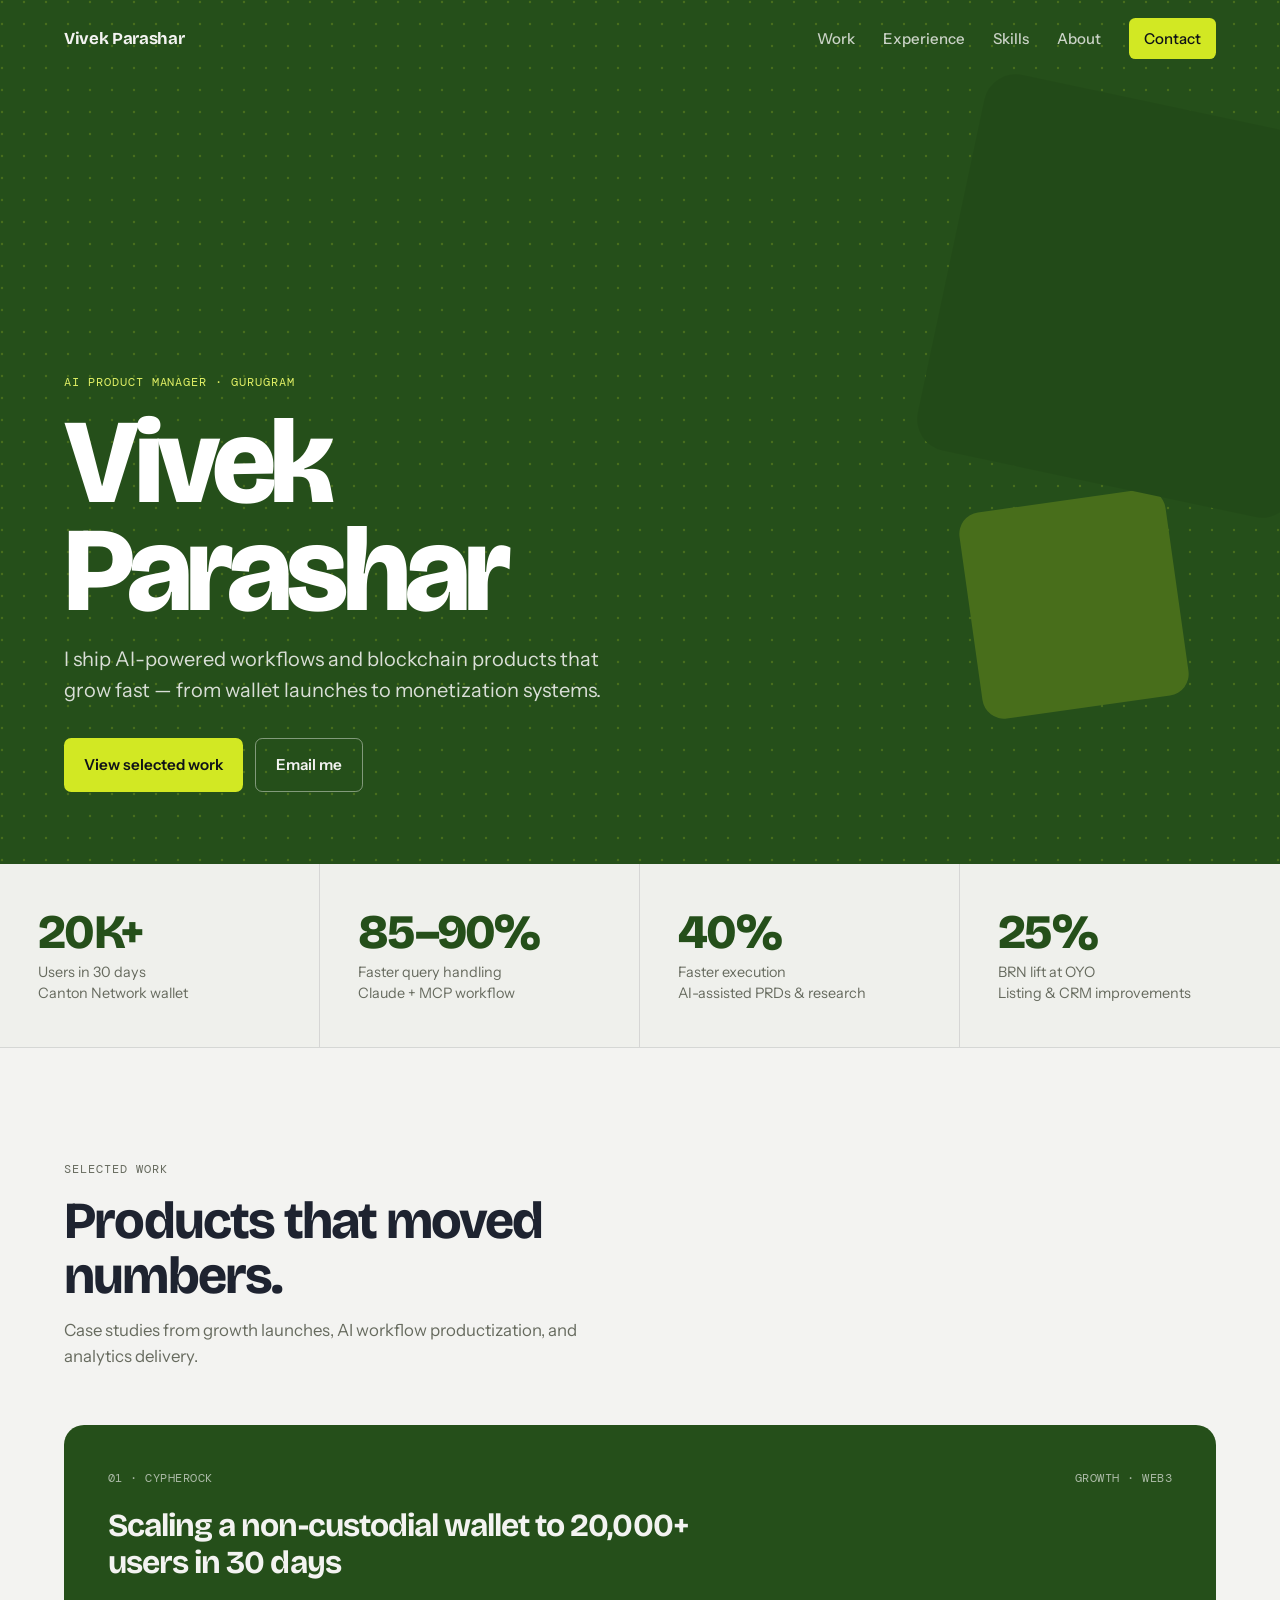
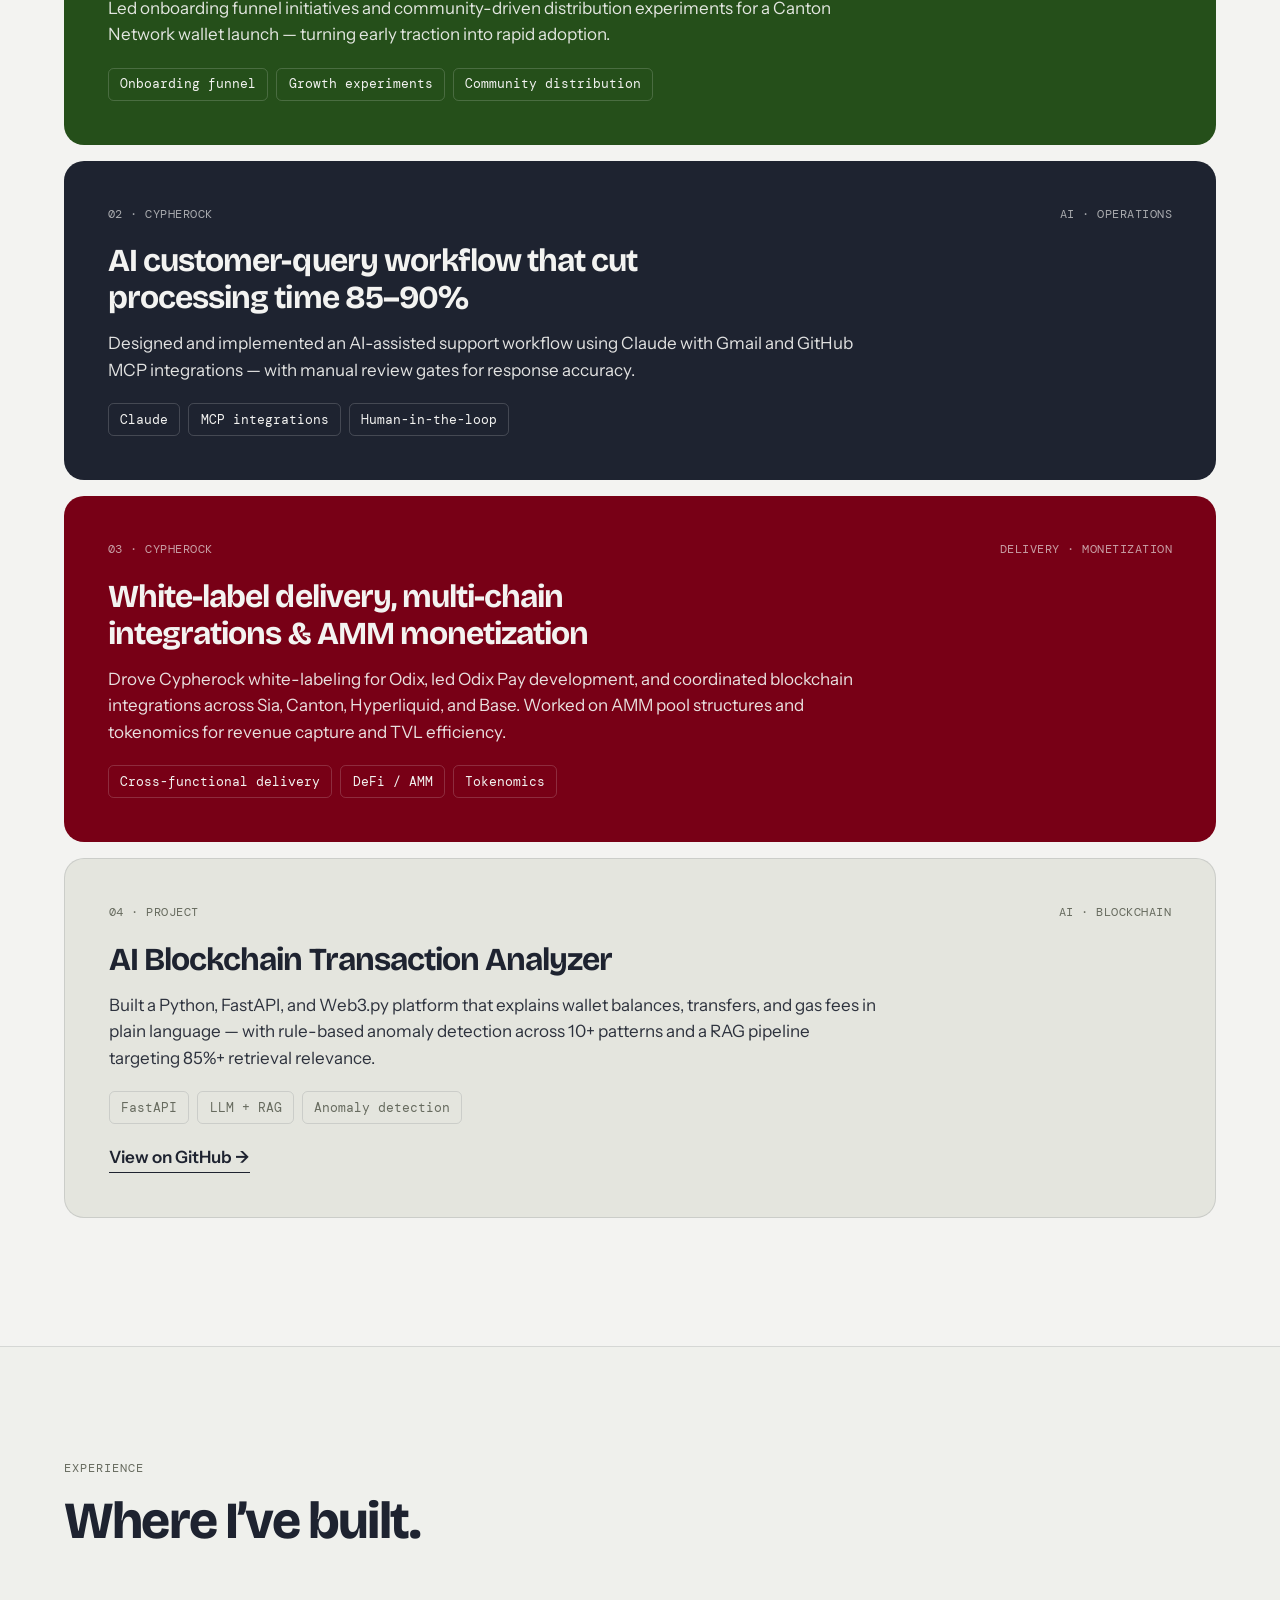
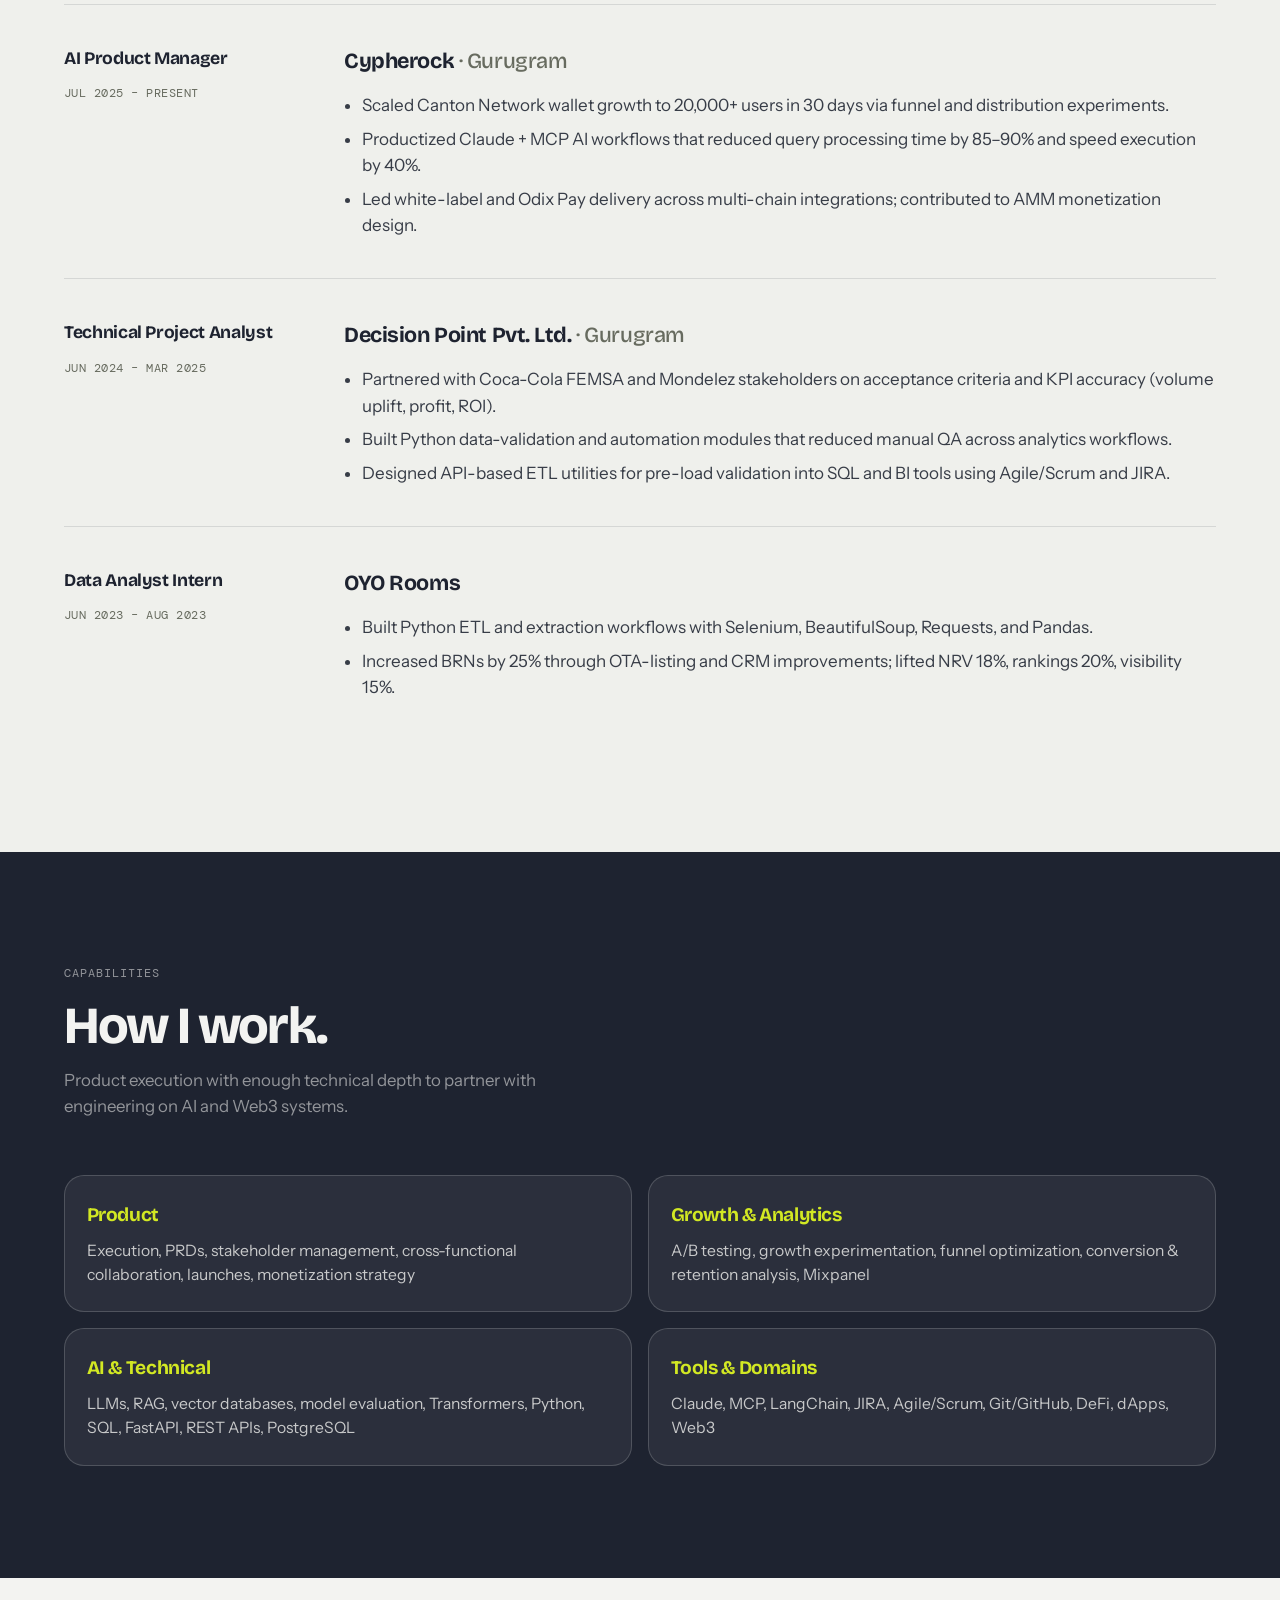
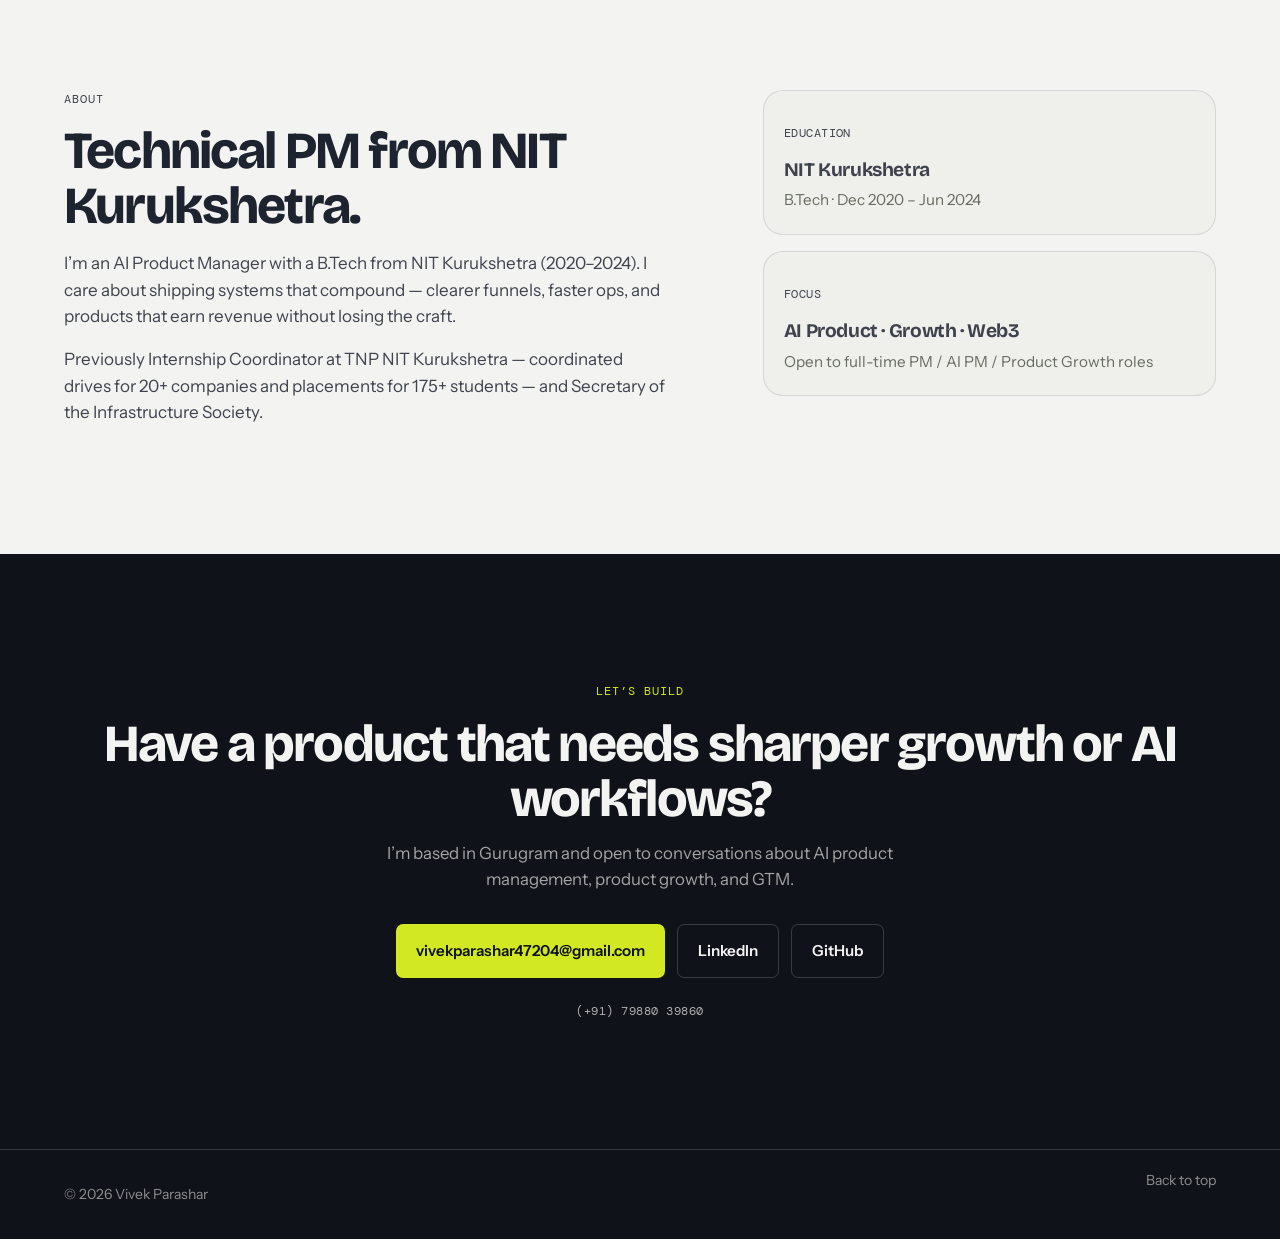
<file: index.html>
<!DOCTYPE html>
<html lang="en">
  <head>
    <meta charset="UTF-8" />
    <meta name="viewport" content="width=device-width, initial-scale=1" />
    <title>Vivek Parashar — AI Product Manager</title>
    <meta
      name="description"
      content="AI Product Manager experienced in AI-powered workflows, blockchain products, growth, monetization, and cross-functional delivery."
    />
    <meta name="theme-color" content="#254f1a" />
    <link rel="preconnect" href="https://fonts.googleapis.com" />
    <link rel="preconnect" href="https://fonts.gstatic.com" crossorigin />
    <link
      href="https://fonts.googleapis.com/css2?family=Bricolage+Grotesque:opsz,wght@12..96,400;12..96,600;12..96,700;12..96,800&family=DM+Mono:wght@400;500&family=Instrument+Sans:ital,wght@0,400;0,500;0,600;1,400&display=swap"
      rel="stylesheet"
    />
    <link rel="stylesheet" href="./styles.css" />
  </head>
  <body>
    <a class="skip-link" href="#main">Skip to content</a>

    <header class="site-header" data-reveal>
      <a class="logo" href="#top" aria-label="Vivek Parashar home">Vivek Parashar</a>
      <nav class="nav" aria-label="Primary">
        <a href="#work">Work</a>
        <a href="#experience">Experience</a>
        <a href="#skills">Skills</a>
        <a href="#about">About</a>
        <a class="nav-cta" href="#contact">Contact</a>
      </nav>
      <button class="menu-toggle" type="button" aria-expanded="false" aria-controls="mobile-nav" aria-label="Open menu">
        <span></span><span></span>
      </button>
    </header>

    <div id="mobile-nav" class="mobile-nav" hidden>
      <a href="#work">Work</a>
      <a href="#experience">Experience</a>
      <a href="#skills">Skills</a>
      <a href="#about">About</a>
      <a href="#contact">Contact</a>
    </div>

    <main id="main">
      <section class="hero" id="top">
        <div class="hero-plane" aria-hidden="true">
          <div class="hero-pattern"></div>
        </div>
        <div class="hero-content" data-reveal>
          <p class="eyebrow">AI Product Manager · Gurugram</p>
          <h1 class="brand">Vivek<br />Parashar</h1>
          <p class="lede">
            I ship AI-powered workflows and blockchain products that grow fast —
            from wallet launches to monetization systems.
          </p>
          <div class="hero-actions">
            <a class="btn btn-lime" href="#work">View selected work</a>
            <a class="btn btn-ghost" href="mailto:vivekparashar47204@gmail.com">Email me</a>
          </div>
        </div>
      </section>

      <section class="impact" aria-label="Impact highlights" data-reveal>
        <div class="impact-item">
          <p class="impact-value">20K+</p>
          <p class="impact-label">Users in 30 days<br />Canton Network wallet</p>
        </div>
        <div class="impact-item">
          <p class="impact-value">85–90%</p>
          <p class="impact-label">Faster query handling<br />Claude + MCP workflow</p>
        </div>
        <div class="impact-item">
          <p class="impact-value">40%</p>
          <p class="impact-label">Faster execution<br />AI-assisted PRDs &amp; research</p>
        </div>
        <div class="impact-item">
          <p class="impact-value">25%</p>
          <p class="impact-label">BRN lift at OYO<br />Listing &amp; CRM improvements</p>
        </div>
      </section>

      <section class="work" id="work">
        <div class="section-head" data-reveal>
          <p class="eyebrow">Selected work</p>
          <h2>Products that moved numbers.</h2>
          <p class="section-copy">
            Case studies from growth launches, AI workflow productization, and analytics delivery.
          </p>
        </div>

        <article class="case case-forest" data-reveal>
          <div class="case-meta">
            <span class="mono">01 · Cypherock</span>
            <span class="mono">Growth · Web3</span>
          </div>
          <h3>Scaling a non-custodial wallet to 20,000+ users in 30 days</h3>
          <p>
            Led onboarding funnel initiatives and community-driven distribution experiments
            for a Canton Network wallet launch — turning early traction into rapid adoption.
          </p>
          <ul class="tags">
            <li>Onboarding funnel</li>
            <li>Growth experiments</li>
            <li>Community distribution</li>
          </ul>
        </article>

        <article class="case case-ink" data-reveal>
          <div class="case-meta">
            <span class="mono">02 · Cypherock</span>
            <span class="mono">AI · Operations</span>
          </div>
          <h3>AI customer-query workflow that cut processing time 85–90%</h3>
          <p>
            Designed and implemented an AI-assisted support workflow using Claude with
            Gmail and GitHub MCP integrations — with manual review gates for response accuracy.
          </p>
          <ul class="tags">
            <li>Claude</li>
            <li>MCP integrations</li>
            <li>Human-in-the-loop</li>
          </ul>
        </article>

        <article class="case case-currant" data-reveal>
          <div class="case-meta">
            <span class="mono">03 · Cypherock</span>
            <span class="mono">Delivery · Monetization</span>
          </div>
          <h3>White-label delivery, multi-chain integrations &amp; AMM monetization</h3>
          <p>
            Drove Cypherock white-labeling for Odix, led Odix Pay development, and coordinated
            blockchain integrations across Sia, Canton, Hyperliquid, and Base. Worked on AMM
            pool structures and tokenomics for revenue capture and TVL efficiency.
          </p>
          <ul class="tags">
            <li>Cross-functional delivery</li>
            <li>DeFi / AMM</li>
            <li>Tokenomics</li>
          </ul>
        </article>

        <article class="case case-marble" data-reveal>
          <div class="case-meta">
            <span class="mono">04 · Project</span>
            <span class="mono">AI · Blockchain</span>
          </div>
          <h3>AI Blockchain Transaction Analyzer</h3>
          <p>
            Built a Python, FastAPI, and Web3.py platform that explains wallet balances,
            transfers, and gas fees in plain language — with rule-based anomaly detection
            across 10+ patterns and a RAG pipeline targeting 85%+ retrieval relevance.
          </p>
          <ul class="tags">
            <li>FastAPI</li>
            <li>LLM + RAG</li>
            <li>Anomaly detection</li>
          </ul>
          <a class="text-link" href="https://github.com/vivekparashar" target="_blank" rel="noopener noreferrer">
            View on GitHub →
          </a>
        </article>
      </section>

      <section class="experience" id="experience">
        <div class="section-head" data-reveal>
          <p class="eyebrow">Experience</p>
          <h2>Where I’ve built.</h2>
        </div>

        <div class="exp-list">
          <article class="exp-item" data-reveal>
            <div class="exp-aside">
              <p class="exp-role">AI Product Manager</p>
              <p class="mono">Jul 2025 – Present</p>
            </div>
            <div class="exp-body">
              <h3>Cypherock <span>· Gurugram</span></h3>
              <ul>
                <li>Scaled Canton Network wallet growth to 20,000+ users in 30 days via funnel and distribution experiments.</li>
                <li>Productized Claude + MCP AI workflows that reduced query processing time by 85–90% and speed execution by 40%.</li>
                <li>Led white-label and Odix Pay delivery across multi-chain integrations; contributed to AMM monetization design.</li>
              </ul>
            </div>
          </article>

          <article class="exp-item" data-reveal>
            <div class="exp-aside">
              <p class="exp-role">Technical Project Analyst</p>
              <p class="mono">Jun 2024 – Mar 2025</p>
            </div>
            <div class="exp-body">
              <h3>Decision Point Pvt. Ltd. <span>· Gurugram</span></h3>
              <ul>
                <li>Partnered with Coca-Cola FEMSA and Mondelez stakeholders on acceptance criteria and KPI accuracy (volume uplift, profit, ROI).</li>
                <li>Built Python data-validation and automation modules that reduced manual QA across analytics workflows.</li>
                <li>Designed API-based ETL utilities for pre-load validation into SQL and BI tools using Agile/Scrum and JIRA.</li>
              </ul>
            </div>
          </article>

          <article class="exp-item" data-reveal>
            <div class="exp-aside">
              <p class="exp-role">Data Analyst Intern</p>
              <p class="mono">Jun 2023 – Aug 2023</p>
            </div>
            <div class="exp-body">
              <h3>OYO Rooms</h3>
              <ul>
                <li>Built Python ETL and extraction workflows with Selenium, BeautifulSoup, Requests, and Pandas.</li>
                <li>Increased BRNs by 25% through OTA-listing and CRM improvements; lifted NRV 18%, rankings 20%, visibility 15%.</li>
              </ul>
            </div>
          </article>
        </div>
      </section>

      <section class="skills" id="skills">
        <div class="section-head" data-reveal>
          <p class="eyebrow">Capabilities</p>
          <h2>How I work.</h2>
          <p class="section-copy">
            Product execution with enough technical depth to partner with engineering on AI and Web3 systems.
          </p>
        </div>

        <div class="skill-grid">
          <div class="skill-block" data-reveal>
            <h3>Product</h3>
            <p>Execution, PRDs, stakeholder management, cross-functional collaboration, launches, monetization strategy</p>
          </div>
          <div class="skill-block" data-reveal>
            <h3>Growth &amp; Analytics</h3>
            <p>A/B testing, growth experimentation, funnel optimization, conversion &amp; retention analysis, Mixpanel</p>
          </div>
          <div class="skill-block" data-reveal>
            <h3>AI &amp; Technical</h3>
            <p>LLMs, RAG, vector databases, model evaluation, Transformers, Python, SQL, FastAPI, REST APIs, PostgreSQL</p>
          </div>
          <div class="skill-block" data-reveal>
            <h3>Tools &amp; Domains</h3>
            <p>Claude, MCP, LangChain, JIRA, Agile/Scrum, Git/GitHub, DeFi, dApps, Web3</p>
          </div>
        </div>
      </section>

      <section class="about" id="about">
        <div class="about-grid" data-reveal>
          <div>
            <p class="eyebrow">About</p>
            <h2>Technical PM from NIT Kurukshetra.</h2>
            <p>
              I’m an AI Product Manager with a B.Tech from NIT Kurukshetra (2020–2024).
              I care about shipping systems that compound — clearer funnels, faster ops,
              and products that earn revenue without losing the craft.
            </p>
            <p>
              Previously Internship Coordinator at TNP NIT Kurukshetra — coordinated drives
              for 20+ companies and placements for 175+ students — and Secretary of the
              Infrastructure Society.
            </p>
          </div>
          <aside class="about-aside">
            <div class="aside-block">
              <p class="mono">Education</p>
              <p class="aside-title">NIT Kurukshetra</p>
              <p>B.Tech · Dec 2020 – Jun 2024</p>
            </div>
            <div class="aside-block">
              <p class="mono">Focus</p>
              <p class="aside-title">AI Product · Growth · Web3</p>
              <p>Open to full-time PM / AI PM / Product Growth roles</p>
            </div>
          </aside>
        </div>
      </section>

      <section class="contact" id="contact" data-reveal>
        <p class="eyebrow lime">Let’s build</p>
        <h2>Have a product that needs sharper growth or AI workflows?</h2>
        <p class="section-copy">
          I’m based in Gurugram and open to conversations about AI product management,
          product growth, and GTM.
        </p>
        <div class="contact-actions">
          <a class="btn btn-lime" href="mailto:vivekparashar47204@gmail.com">vivekparashar47204@gmail.com</a>
          <a class="btn btn-ghost-dark" href="https://linkedin.com/in/vivekparasharanalytics" target="_blank" rel="noopener noreferrer">LinkedIn</a>
          <a class="btn btn-ghost-dark" href="https://github.com/vivekparashar" target="_blank" rel="noopener noreferrer">GitHub</a>
        </div>
        <p class="phone mono"><a href="tel:+917988039860">(+91) 79880 39860</a></p>
      </section>
    </main>

    <footer class="site-footer">
      <p>© <span id="year"></span> Vivek Parashar</p>
      <a href="#top">Back to top</a>
    </footer>

    <script src="./script.js"></script>
  </body>
</html>
</file>
<file: styles.css>
/* Vivek Parashar — PM Portfolio
   Design language inspired by Linktree marketing:
   solid marble / forest / lime / ink planes. No gradients. */

:root {
  --marble: #f3f3f1;
  --marble-deep: #e4e5de;
  --lichen: #eff0ec;
  --ink: #1e2330;
  --shade: #0f1218;
  --forest: #254f1a;
  --forest-deep: #1a3a12;
  --lime: #d2e823;
  --stone: #676b5f;
  --currant: #780016;
  --currant-soft: #9a1a28;
  --hairline: rgba(30, 35, 48, 0.12);
  --hairline-light: rgba(243, 243, 241, 0.18);

  --font-display: "Bricolage Grotesque", Georgia, serif;
  --font-body: "Instrument Sans", system-ui, sans-serif;
  --font-mono: "DM Mono", ui-monospace, monospace;

  --space: clamp(1.25rem, 3vw, 2.5rem);
  --rail: clamp(1.25rem, 5vw, 5rem);
  --max: 72rem;
  --radius: 1.25rem;
  --ease: cubic-bezier(0.22, 1, 0.36, 1);
}

*,
*::before,
*::after {
  box-sizing: border-box;
}

html {
  scroll-behavior: smooth;
}

body {
  margin: 0;
  background: var(--marble);
  color: var(--ink);
  font-family: var(--font-body);
  font-size: 1.0625rem;
  line-height: 1.55;
  text-rendering: optimizeLegibility;
  -webkit-font-smoothing: antialiased;
}

img {
  max-width: 100%;
  display: block;
}

a {
  color: inherit;
  text-decoration: none;
}

button {
  font: inherit;
  color: inherit;
  background: none;
  border: 0;
  cursor: pointer;
}

.skip-link {
  position: absolute;
  left: 1rem;
  top: -4rem;
  z-index: 100;
  padding: 0.75rem 1rem;
  background: var(--lime);
  color: var(--shade);
  font-weight: 600;
}

.skip-link:focus {
  top: 1rem;
}

.mono {
  font-family: var(--font-mono);
  font-size: 0.75rem;
  letter-spacing: 0.04em;
  text-transform: uppercase;
  color: var(--stone);
}

.eyebrow {
  font-family: var(--font-mono);
  font-size: 0.75rem;
  letter-spacing: 0.08em;
  text-transform: uppercase;
  color: var(--stone);
  margin: 0 0 1rem;
}

.eyebrow.lime {
  color: var(--lime);
}

/* —— Header —— */
.site-header {
  position: fixed;
  top: 0;
  left: 0;
  right: 0;
  z-index: 50;
  display: flex;
  align-items: center;
  justify-content: space-between;
  gap: 1rem;
  padding: 1.15rem var(--rail);
  background: transparent;
  border-bottom: 1px solid transparent;
  color: var(--marble);
  transition: background 0.25s var(--ease), border-color 0.25s var(--ease), color 0.25s var(--ease);
}

.site-header.is-scrolled {
  background: color-mix(in srgb, var(--marble) 94%, transparent);
  backdrop-filter: blur(10px);
  border-bottom-color: var(--hairline);
  color: var(--ink);
}

.logo {
  font-family: var(--font-display);
  font-weight: 700;
  font-size: 1.05rem;
  letter-spacing: -0.02em;
  color: inherit;
}

.nav {
  display: none;
  align-items: center;
  gap: 1.75rem;
}

.nav a {
  font-size: 0.9375rem;
  font-weight: 500;
  opacity: 0.8;
  transition: opacity 0.2s var(--ease);
  color: inherit;
}

.nav a:hover,
.nav a:focus-visible {
  opacity: 1;
}

.nav-cta {
  padding: 0.55rem 0.95rem;
  background: var(--lime);
  color: var(--shade) !important;
  opacity: 1 !important;
  border-radius: 0.4rem;
}

.site-header.is-scrolled .nav-cta {
  background: var(--ink);
  color: var(--marble) !important;
}

.menu-toggle {
  width: 2.5rem;
  height: 2.5rem;
  display: grid;
  place-content: center;
  gap: 6px;
}

.menu-toggle span {
  display: block;
  width: 1.35rem;
  height: 2px;
  background: currentColor;
  transition: transform 0.25s var(--ease), opacity 0.2s;
}

.menu-toggle[aria-expanded="true"] span:first-child {
  transform: translateY(4px) rotate(45deg);
}

.menu-toggle[aria-expanded="true"] span:last-child {
  transform: translateY(-4px) rotate(-45deg);
}

.mobile-nav {
  position: fixed;
  top: 4.1rem;
  left: 0;
  right: 0;
  z-index: 49;
  display: grid;
  gap: 0.25rem;
  padding: 1rem var(--rail) 1.25rem;
  background: var(--forest-deep);
  color: var(--marble);
  border-bottom: 1px solid var(--hairline-light);
}

.site-header.is-scrolled + .mobile-nav {
  background: var(--marble);
  color: var(--ink);
  border-bottom-color: var(--hairline);
}

.mobile-nav[hidden] {
  display: none;
}

.mobile-nav a {
  padding: 0.85rem 0;
  font-family: var(--font-display);
  font-size: 1.35rem;
  font-weight: 600;
  border-bottom: 1px solid var(--hairline);
}

@media (min-width: 860px) {
  .nav {
    display: flex;
  }

  .menu-toggle,
  .mobile-nav {
    display: none !important;
  }
}

/* —— Hero —— */
.hero {
  position: relative;
  min-height: min(100vh, 54rem);
  display: grid;
  align-items: end;
  padding: clamp(5.5rem, 14vh, 8rem) var(--rail) clamp(3rem, 8vh, 5rem);
  background: var(--forest);
  color: var(--marble);
  overflow: hidden;
}

.hero-plane {
  position: absolute;
  inset: 0;
  pointer-events: none;
}

.hero-pattern {
  position: absolute;
  inset: 0;
  opacity: 0.2;
  background-color: transparent;
  background-image: url("data:image/svg+xml,%3Csvg xmlns='http://www.w3.org/2000/svg' width='22' height='22'%3E%3Ccircle cx='2' cy='2' r='1.2' fill='%23d2e823'/%3E%3C/svg%3E");
  background-size: 22px 22px;
}

.hero-pattern::after {
  content: "";
  position: absolute;
  right: -4%;
  top: 12%;
  width: min(38vw, 24rem);
  height: min(38vw, 24rem);
  border-radius: 2rem;
  background: var(--forest-deep);
  transform: rotate(12deg);
}

.hero-pattern::before {
  content: "";
  position: absolute;
  right: 8%;
  bottom: 18%;
  width: min(22vw, 13rem);
  height: min(22vw, 13rem);
  border-radius: 1.35rem;
  background: var(--lime);
  transform: rotate(-8deg);
}

@media (max-width: 700px) {
  .hero-pattern::before,
  .hero-pattern::after {
    opacity: 0.55;
  }
}

.hero-content {
  position: relative;
  z-index: 1;
  max-width: 42rem;
}

.hero .eyebrow {
  color: color-mix(in srgb, var(--lime) 70%, white);
}

.brand {
  margin: 0 0 1.25rem;
  font-family: var(--font-display);
  font-weight: 800;
  font-size: clamp(3.5rem, 12vw, 7.5rem);
  line-height: 0.9;
  letter-spacing: -0.045em;
  color: #ffffff;
  position: relative;
  z-index: 2;
}

.lede {
  margin: 0 0 2rem;
  max-width: 34rem;
  font-size: clamp(1.05rem, 2.2vw, 1.25rem);
  color: color-mix(in srgb, var(--marble) 88%, transparent);
}

.hero-actions,
.contact-actions {
  display: flex;
  flex-wrap: wrap;
  gap: 0.75rem;
}

.btn {
  display: inline-flex;
  align-items: center;
  justify-content: center;
  padding: 0.9rem 1.25rem;
  border-radius: 0.45rem;
  font-weight: 600;
  font-size: 0.95rem;
  transition: transform 0.2s var(--ease), background 0.2s var(--ease), color 0.2s var(--ease);
}

.btn:hover {
  transform: translateY(-2px);
}

.btn:focus-visible {
  outline: 2px solid var(--lime);
  outline-offset: 3px;
}

.btn-lime {
  background: var(--lime);
  color: var(--shade);
}

.btn-lime:hover {
  background: #e0f34a;
}

.btn-ghost {
  background: transparent;
  color: var(--marble);
  border: 1.5px solid color-mix(in srgb, var(--marble) 45%, transparent);
}

.btn-ghost:hover {
  border-color: var(--marble);
  background: color-mix(in srgb, var(--marble) 8%, transparent);
}

.btn-ghost-dark {
  background: transparent;
  color: var(--marble);
  border: 1.5px solid var(--hairline-light);
}

.btn-ghost-dark:hover {
  border-color: var(--marble);
}

/* —— Impact —— */
.impact {
  display: grid;
  grid-template-columns: repeat(2, 1fr);
  gap: 0;
  border-bottom: 1px solid var(--hairline);
  background: var(--lichen);
}

.impact-item {
  padding: clamp(1.75rem, 4vw, 2.75rem) var(--space);
  border-right: 1px solid var(--hairline);
  border-bottom: 1px solid var(--hairline);
}

.impact-item:nth-child(2n) {
  border-right: 0;
}

.impact-value {
  margin: 0 0 0.4rem;
  font-family: var(--font-display);
  font-weight: 800;
  font-size: clamp(2rem, 5vw, 3rem);
  letter-spacing: -0.04em;
  line-height: 1;
  color: var(--forest);
}

.impact-label {
  margin: 0;
  font-size: 0.9rem;
  color: var(--stone);
  line-height: 1.4;
}

@media (min-width: 800px) {
  .impact {
    grid-template-columns: repeat(4, 1fr);
  }

  .impact-item {
    border-bottom: 0;
  }

  .impact-item:nth-child(2n) {
    border-right: 1px solid var(--hairline);
  }

  .impact-item:last-child {
    border-right: 0;
  }
}

/* —— Shared section —— */
.section-head {
  max-width: 40rem;
  margin-bottom: clamp(2rem, 5vw, 3.5rem);
}

.section-head h2,
.about h2,
.contact h2 {
  margin: 0 0 0.85rem;
  font-family: var(--font-display);
  font-weight: 750;
  font-size: clamp(2rem, 5vw, 3.25rem);
  letter-spacing: -0.035em;
  line-height: 1.05;
}

.section-copy {
  margin: 0;
  color: var(--stone);
  max-width: 34rem;
  font-size: 1.05rem;
}

/* —— Work / cases —— */
.work {
  padding: clamp(4rem, 10vw, 7rem) var(--rail);
  background: var(--marble);
}

.case {
  padding: clamp(1.75rem, 4vw, 2.75rem);
  border-radius: var(--radius);
  margin-bottom: 1rem;
  color: var(--marble);
  transition: transform 0.35s var(--ease);
}

.case:hover {
  transform: translateY(-4px);
}

.case-forest {
  background: var(--forest);
}

.case-ink {
  background: var(--ink);
}

.case-currant {
  background: var(--currant);
}

.case-marble {
  background: var(--marble-deep);
  color: var(--ink);
  border: 1px solid var(--hairline);
}

.case-marble .mono,
.case-marble .tags li {
  color: var(--stone);
}

.case-marble .tags li {
  border-color: var(--hairline);
}

.case-meta {
  display: flex;
  flex-wrap: wrap;
  justify-content: space-between;
  gap: 0.5rem 1rem;
  margin-bottom: 1.25rem;
}

.case-forest .mono,
.case-ink .mono,
.case-currant .mono {
  color: color-mix(in srgb, currentColor 65%, transparent);
}

.case h3 {
  margin: 0 0 0.85rem;
  font-family: var(--font-display);
  font-weight: 700;
  font-size: clamp(1.45rem, 3vw, 2rem);
  letter-spacing: -0.03em;
  line-height: 1.15;
  max-width: 28ch;
}

.case p {
  margin: 0 0 1.25rem;
  max-width: 48rem;
  opacity: 0.92;
}

.tags {
  display: flex;
  flex-wrap: wrap;
  gap: 0.5rem;
  list-style: none;
  margin: 0;
  padding: 0;
}

.tags li {
  padding: 0.35rem 0.7rem;
  border: 1px solid var(--hairline-light);
  border-radius: 0.35rem;
  font-size: 0.8rem;
  font-family: var(--font-mono);
}

.text-link {
  display: inline-block;
  margin-top: 1.25rem;
  font-weight: 600;
  border-bottom: 1.5px solid currentColor;
  padding-bottom: 0.1rem;
}

/* —— Experience —— */
.experience {
  padding: clamp(4rem, 10vw, 7rem) var(--rail);
  background: var(--lichen);
  border-top: 1px solid var(--hairline);
}

.exp-list {
  display: grid;
  gap: 0;
  max-width: var(--max);
}

.exp-item {
  display: grid;
  gap: 1rem;
  padding: 2rem 0;
  border-top: 1px solid var(--hairline);
}

.exp-aside .exp-role {
  margin: 0 0 0.35rem;
  font-family: var(--font-display);
  font-weight: 700;
  font-size: 1.1rem;
  letter-spacing: -0.02em;
}

.exp-body h3 {
  margin: 0 0 0.85rem;
  font-family: var(--font-display);
  font-size: 1.35rem;
  font-weight: 700;
  letter-spacing: -0.02em;
}

.exp-body h3 span {
  font-weight: 500;
  color: var(--stone);
}

.exp-body ul {
  margin: 0;
  padding-left: 1.15rem;
  color: color-mix(in srgb, var(--ink) 88%, transparent);
}

.exp-body li + li {
  margin-top: 0.45rem;
}

@media (min-width: 760px) {
  .exp-item {
    grid-template-columns: 15rem 1fr;
    gap: 2.5rem;
    padding: 2.5rem 0;
  }
}

/* —— Skills —— */
.skills {
  padding: clamp(4rem, 10vw, 7rem) var(--rail);
  background: var(--ink);
  color: var(--marble);
}

.skills .eyebrow,
.skills .section-copy {
  color: color-mix(in srgb, var(--marble) 55%, transparent);
}

.skill-grid {
  display: grid;
  gap: 1rem;
  max-width: var(--max);
}

.skill-block {
  padding: 1.5rem 1.35rem;
  background: color-mix(in srgb, var(--marble) 6%, transparent);
  border: 1px solid var(--hairline-light);
  border-radius: var(--radius);
}

.skill-block h3 {
  margin: 0 0 0.55rem;
  font-family: var(--font-display);
  font-size: 1.2rem;
  color: var(--lime);
  letter-spacing: -0.02em;
}

.skill-block p {
  margin: 0;
  color: color-mix(in srgb, var(--marble) 78%, transparent);
  font-size: 0.98rem;
}

@media (min-width: 700px) {
  .skill-grid {
    grid-template-columns: 1fr 1fr;
  }
}

/* —— About —— */
.about {
  padding: clamp(4rem, 10vw, 7rem) var(--rail);
  background: var(--marble);
}

.about-grid {
  display: grid;
  gap: 2.5rem;
  max-width: var(--max);
}

.about p {
  color: color-mix(in srgb, var(--ink) 85%, transparent);
  max-width: 38rem;
}

.about-aside {
  display: grid;
  gap: 1rem;
}

.aside-block {
  padding: 1.35rem 1.25rem;
  background: var(--lichen);
  border: 1px solid var(--hairline);
  border-radius: var(--radius);
}

.aside-title {
  margin: 0.35rem 0 0.25rem;
  font-family: var(--font-display);
  font-weight: 700;
  font-size: 1.2rem;
  letter-spacing: -0.02em;
}

.aside-block p:last-child {
  margin: 0;
  color: var(--stone);
  font-size: 0.95rem;
}

@media (min-width: 860px) {
  .about-grid {
    grid-template-columns: 1.4fr 1fr;
    align-items: start;
    gap: 4rem;
  }
}

/* —— Contact —— */
.contact {
  padding: clamp(4.5rem, 12vw, 8rem) var(--rail);
  background: var(--shade);
  color: var(--marble);
  text-align: center;
}

.contact .section-copy {
  margin: 0 auto 2rem;
  color: color-mix(in srgb, var(--marble) 65%, transparent);
}

.contact-actions {
  justify-content: center;
  margin-bottom: 1.5rem;
}

.phone {
  margin: 0;
}

.phone a {
  color: color-mix(in srgb, var(--marble) 70%, transparent);
  transition: color 0.2s;
}

.phone a:hover {
  color: var(--lime);
}

/* —— Footer —— */
.site-footer {
  display: flex;
  flex-wrap: wrap;
  justify-content: space-between;
  gap: 0.75rem;
  padding: 1.25rem var(--rail);
  background: var(--shade);
  color: color-mix(in srgb, var(--marble) 55%, transparent);
  border-top: 1px solid var(--hairline-light);
  font-size: 0.875rem;
}

.site-footer a:hover {
  color: var(--lime);
}

/* —— Motion —— */
[data-reveal] {
  opacity: 0;
  transform: translateY(1.25rem);
  transition: opacity 0.7s var(--ease), transform 0.7s var(--ease);
}

[data-reveal].is-visible {
  opacity: 1;
  transform: none;
}

/* Above-the-fold: never wait on intersection */
.site-header[data-reveal],
.hero-content[data-reveal] {
  opacity: 1;
  transform: none;
}

.impact-item {
  opacity: 0;
  transform: translateY(0.75rem);
  transition: opacity 0.55s var(--ease), transform 0.55s var(--ease);
}

.impact.is-visible .impact-item {
  opacity: 1;
  transform: none;
}

.impact.is-visible .impact-item:nth-child(1) { transition-delay: 0.05s; }
.impact.is-visible .impact-item:nth-child(2) { transition-delay: 0.12s; }
.impact.is-visible .impact-item:nth-child(3) { transition-delay: 0.19s; }
.impact.is-visible .impact-item:nth-child(4) { transition-delay: 0.26s; }

.brand {
  animation: brand-in 0.9s var(--ease) both;
}

@keyframes brand-in {
  from {
    opacity: 0;
    transform: translateY(1.5rem);
  }
  to {
    opacity: 1;
    transform: none;
  }
}

@media (prefers-reduced-motion: reduce) {
  html {
    scroll-behavior: auto;
  }

  [data-reveal],
  .impact-item,
  .brand,
  .case {
    opacity: 1 !important;
    transform: none !important;
    animation: none !important;
    transition: none !important;
  }
}
</file>
